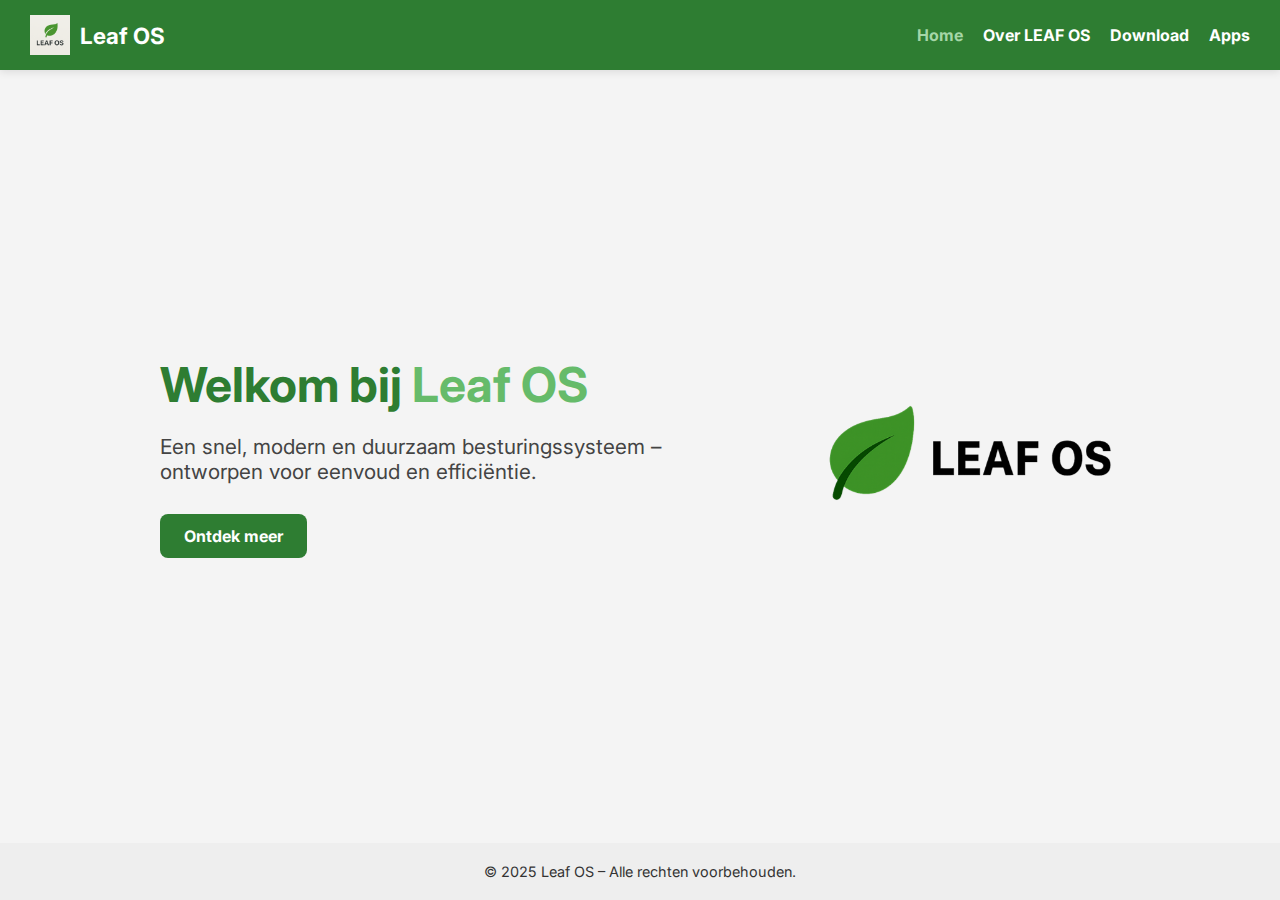
<file: index.html>
<!DOCTYPE html>
<html lang="nl">
<head>
    <link rel="icon" href="favicon.ico" type="image/x-icon">
  <meta charset="UTF-8" />
  <meta name="viewport" content="width=device-width, initial-scale=1" />
  <title>Leaf OS - Home</title>
  <link href="https://fonts.googleapis.com/css2?family=Inter:wght@400;700&display=swap" rel="stylesheet">
  <link rel="stylesheet" href="style.css" />
</head>
<body>
  <header>
    <div class="logo">
      <img src="Logo.png" alt="Leaf OS logo">
      <span>Leaf OS</span>
    </div>
    <nav>
      <ul>
        <li><a href="index.html" class="active">Home</a></li>
        <li><a href="over.html">Over LEAF OS</a></li>
        <li><a href="download.html">Download</a></li>
        <li><a href="apps.html">Apps</a></li>
      </ul>
    </nav>
  </header>

<main class="home-hero">
  <div class="hero-text">
    <h1>Welkom bij <span class="leaf-name">Leaf OS</span></h1>
    <p>Een snel, modern en duurzaam besturingssysteem – ontworpen voor eenvoud en efficiëntie.</p>
    <a href="over.html" class="cta-btn">Ontdek meer</a>
  </div>
  <div class="hero-image">
    <img src="images/logo 2.png" alt="Leaf OS logo">
  </div>
</main>

  <footer>
    &copy; 2025 Leaf OS – Alle rechten voorbehouden.
  </footer>
</body>
</html>
</file>
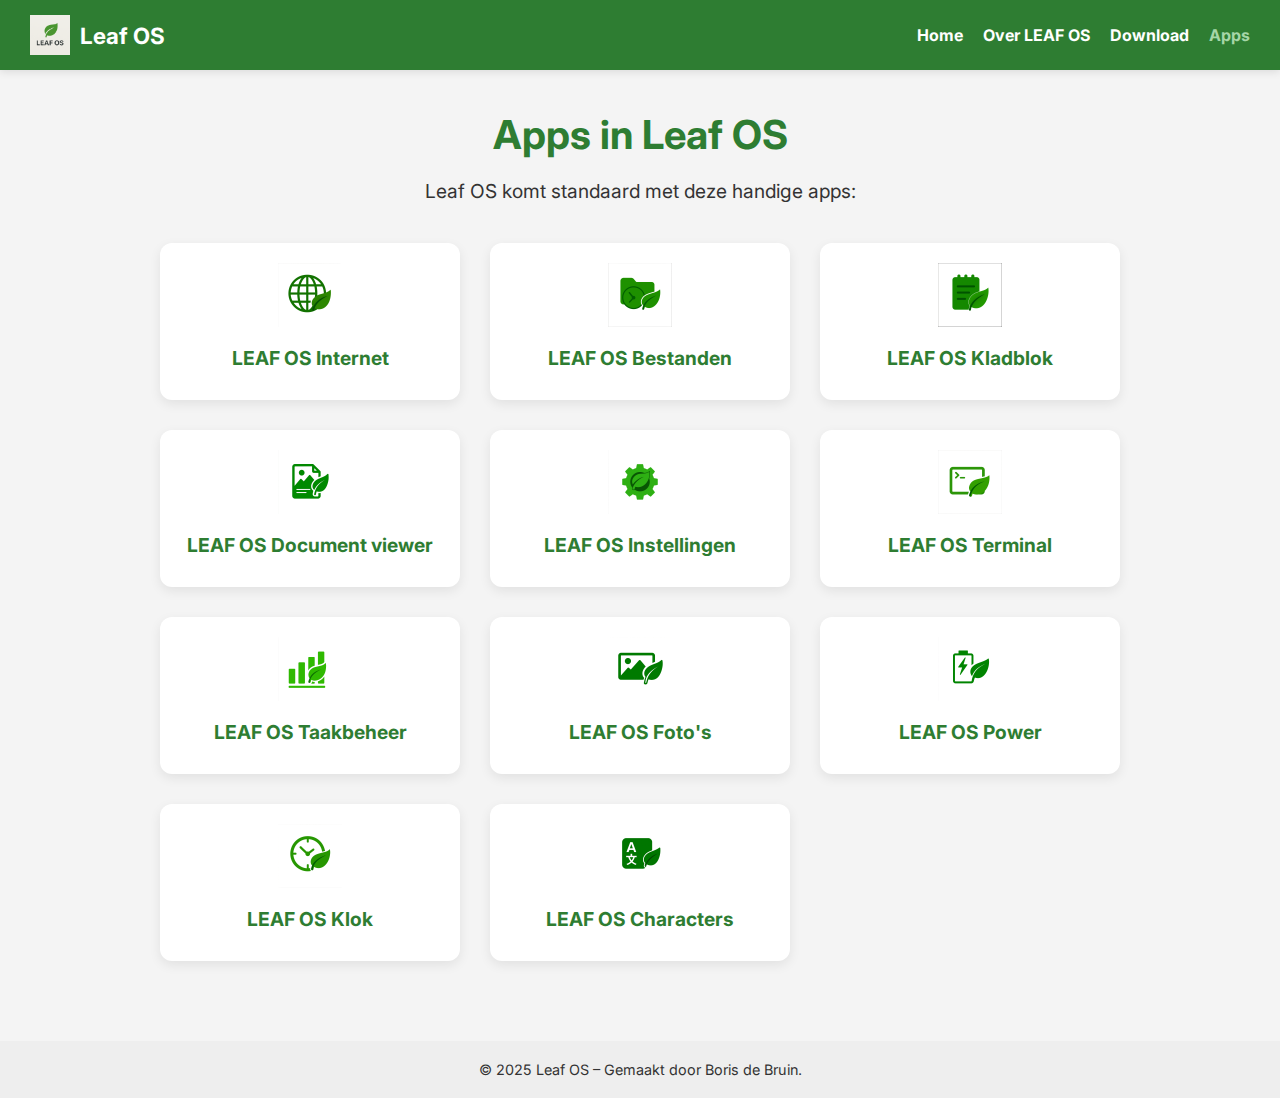
<file: apps.html>
<!DOCTYPE html>
<html lang="nl">
<head>
    <link rel="icon" href="favicon.ico" type="image/x-icon">
  <meta charset="UTF-8" />
  <meta name="viewport" content="width=device-width, initial-scale=1" />
  <title>Apps in Leaf OS</title>
  <link href="https://fonts.googleapis.com/css2?family=Inter:wght@400;700&display=swap" rel="stylesheet" />
  <link rel="stylesheet" href="style.css" />
</head>
<body>
  <header>
    <div class="logo">
      <img src="Logo.png" alt="Leaf OS logo" />
      <span>Leaf OS</span>
    </div>
    <nav>
      <ul>
        <li><a href="index.html">Home</a></li>
        <li><a href="over.html">Over LEAF OS</a></li>
        <li><a href="download.html">Download</a></li>
        <li><a href="apps.html" class="active">Apps</a></li>
      </ul>
    </nav>
  </header>

  <main>
    <h1>Apps in Leaf OS</h1>
    <p>Leaf OS komt standaard met deze handige apps:</p>

    <div class="app-grid">
      <div class="app-card">
        <img src="images/browser.png" alt="Leaf Web" />
        <h3>LEAF OS Internet</h3>
      </div>
      <div class="app-card">
        <img src="images/files.png" alt="Bestanden" />
        <h3>LEAF OS Bestanden</h3>
      </div>
      <div class="app-card">
        <img src="images/Kladblok.png" alt="Leaf Code" />
        <h3>LEAF OS Kladblok</h3>
      </div>
      <div class="app-card">
        <img src="images/Document vieuwer.png" alt="Muziekspeler" />
        <h3>LEAF OS Document viewer</h3>
      </div>
      <div class="app-card">
        <img src="images/Instellingen.png" alt="Instellingen" />
        <h3>LEAF OS Instellingen</h3>
      </div>
      <div class="app-card">
        <img src="images/terminal.png" alt="Terminal" />
        <h3>LEAF OS Terminal</h3>
      </div>
        <div class="app-card">
        <img src="images/Taakbeheer.png" alt="Terminal" />
        <h3>LEAF OS Taakbeheer</h3>
      </div>
        <div class="app-card">
        <img src="images/Image vieuwer.png" alt="Terminal" />
        <h3>LEAF OS Foto's</h3>
      </div>
        <div class="app-card">
        <img src="images/Power.png" alt="Terminal" />
        <h3>LEAF OS Power</h3>
      </div>
        <div class="app-card">
        <img src="images/Clocks.png" alt="Terminal" />
        <h3>LEAF OS Klok</h3>
      </div>
        <div class="app-card">
        <img src="images/Characters.png" alt="Terminal" />
        <h3>LEAF OS Characters</h3>
      </div>
    </div>
  </main>

  <footer>
    &copy; 2025 Leaf OS – Gemaakt door Boris de Bruin.
  </footer>
</body>
</html>
</file>
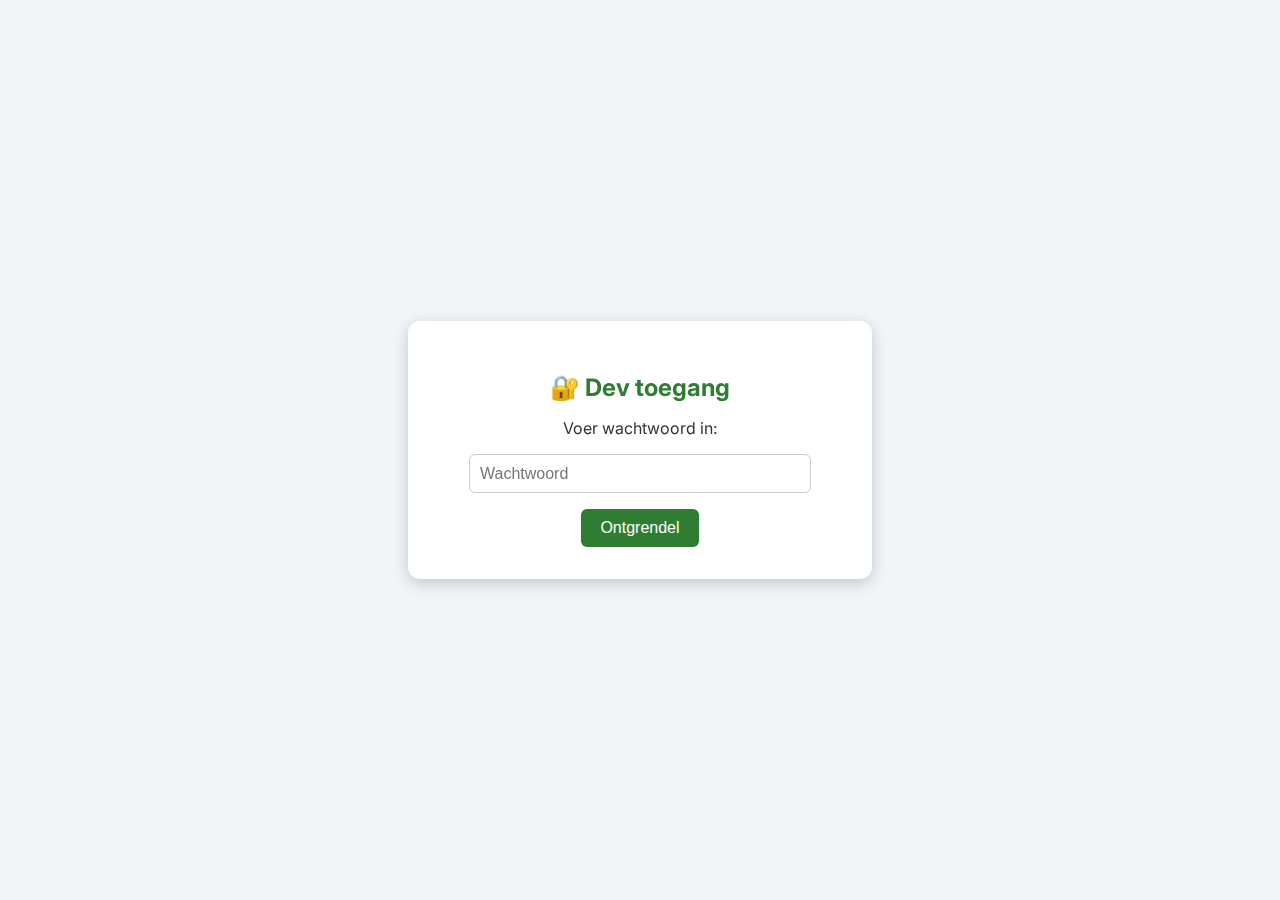
<file: dev.html>
<!DOCTYPE html>
<html lang="nl">
<head>
    <meta charset="UTF-8">
    <meta name="viewport" content="width=device-width, initial-scale=1.0">
    <title>Leaf OS Dev Downloads</title>
    <link href="https://fonts.googleapis.com/css2?family=Inter:wght@400;700&display=swap" rel="stylesheet">
    <style>
        :root {
            --leaf-green: #2e7d32;
            --leaf-light: #f0f4f8;
            --leaf-dark: #1b5e20;
            --text-color: #333;
        }

        body {
            margin: 0;
            font-family: 'Inter', sans-serif;
            background-color: var(--leaf-light);
            color: var(--text-color);
        }

        #login-overlay {
            position: fixed;
            top: 0; left: 0;
            width: 100%; height: 100%;
            background-color: rgba(240, 244, 248, 0.95);
            display: flex;
            justify-content: center;
            align-items: center;
            z-index: 1000;
        }

        .login-box {
            background-color: white;
            padding: 2rem;
            border-radius: 12px;
            box-shadow: 0 4px 16px rgba(0,0,0,0.2);
            text-align: center;
            width: 100%;
            max-width: 400px;
        }

        .login-box h2 {
            margin-bottom: 1rem;
            color: var(--leaf-green);
        }

        .login-box input {
            padding: 0.6rem;
            width: 80%;
            font-size: 1rem;
            margin-bottom: 1rem;
            border: 1px solid #ccc;
            border-radius: 6px;
        }

        .login-box button {
            padding: 0.6rem 1.2rem;
            font-size: 1rem;
            background-color: var(--leaf-green);
            color: white;
            border: none;
            border-radius: 6px;
            cursor: pointer;
        }

        .login-box button:hover {
            background-color: var(--leaf-dark);
        }

        #downloads {
            display: none;
            padding: 3rem 2rem;
            max-width: 800px;
            margin: auto;
        }

        #downloads h1 {
            color: var(--leaf-green);
            margin-bottom: 2rem;
        }

        .download-item {
            background: white;
            padding: 1rem 1.5rem;
            margin-bottom: 1rem;
            border-radius: 8px;
            box-shadow: 0 2px 8px rgba(0,0,0,0.05);
            display: flex;
            justify-content: space-between;
            align-items: center;
        }

        .download-item a {
            text-decoration: none;
            color: var(--leaf-green);
            font-weight: bold;
        }

        .download-item a:hover {
            text-decoration: underline;
        }
    </style>
</head>
<body>

    <div id="login-overlay">
        <div class="login-box">
            <h2>🔐 Dev toegang</h2>
            <p>Voer wachtwoord in:</p>
            <input type="password" id="dev-pass" placeholder="Wachtwoord">
            <br>
            <button onclick="verify()">Ontgrendel</button>
        </div>
    </div>

    <div id="downloads">
        <h1>Leaf OS Dev Portaal</h1>
        <div class="download-item">
            <span>⬇ Leaf OS v1.0 ISO</span>
            <a href="downloads/leafos-v1.iso">Download</a>
        </div>

        <div class="download-item">
            <span>💻 Leaf OS Preview</span>
            <a href="downloads/LEAFOS-Preview.zip">Download</a>
        </div>

        <div class="download-item">
            <span>🧪 Leaf OS Demo</span>
            <a href="downloads/LEAFOS-Demo.zip">Download</a>
        </div>

        <div class="download-item">
            <span>🖼 Wallpapers</span>
            <a href="downloads/wallpapers.zip">Download</a>
        </div>

        <div class="download-item">
            <span>🌿 Logo's & Icons</span>
            <a href="downloads/leafos-logos.zip">Download</a>
        </div>
    </div>

    <script>
        const correctPassword = "LEAFOSiRIS";

        function verify() {
            const input = document.getElementById("dev-pass").value;
            if (input === correctPassword) {
                document.getElementById("login-overlay").style.display = "none";
                document.getElementById("downloads").style.display = "block";
            } else {
                alert("Ongeldig wachtwoord.");
            }
        }
    </script>
</body>
</html>
</file>
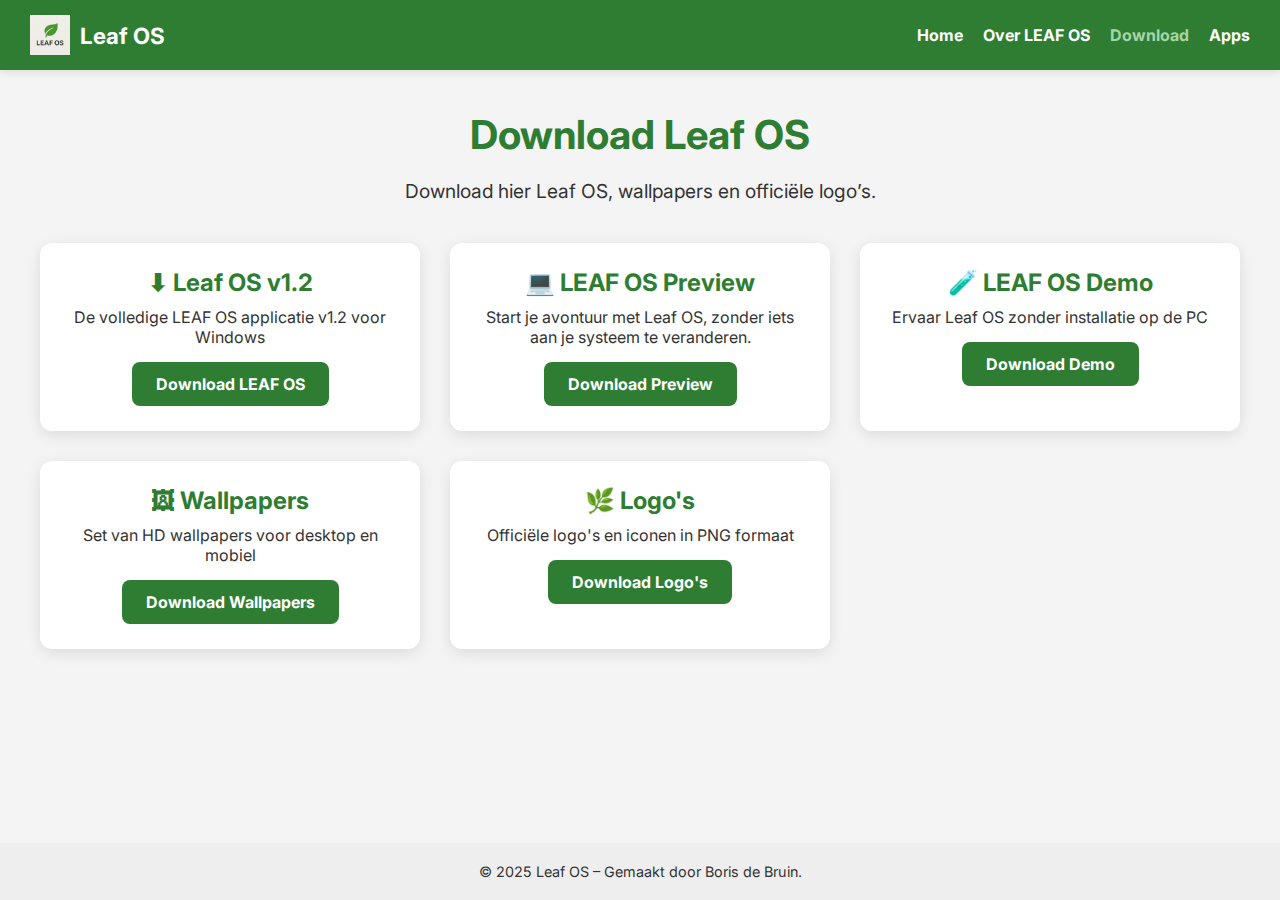
<file: download.html>
<!DOCTYPE html>
<html lang="nl">

<head>
    <link rel="icon" href="favicon.ico" type="image/x-icon">
    <meta charset="UTF-8" />
    <meta name="viewport" content="width=device-width, initial-scale=1" />
    <title>Download Leaf OS</title>
    <link href="https://fonts.googleapis.com/css2?family=Inter:wght@400;700&display=swap" rel="stylesheet">
    <link rel="stylesheet" href="style.css" />
    <style>
        /* Lightbox specifieke stijlen - Zorgt ervoor dat de lightbox in het midden staat */
        .lightbox-overlay {
            display: none; /* Standaard verborgen */
            position: fixed; /* Cruciaal: positioneert t.o.v. de viewport */
            top: 0; /* Zorgt dat het bovenaan de viewport begint */
            left: 0; /* Zorgt dat het links van de viewport begint */
            width: 100%; /* Zorgt dat het de hele breedte van de viewport beslaat */
            height: 100%; /* Zorgt dat het de hele hoogte van de viewport beslaat */
            background-color: rgba(0, 0, 0, 0.6); /* Semi-transparante zwarte achtergrond */
            display: flex; /* Maakt van de overlay een flex-container */
            align-items: center; /* Centreert de inhoud verticaal */
            justify-content: center; /* Centreert de inhoud horizontaal */
            z-index: 1000; /* Zorgt dat het bovenop andere elementen ligt */
            opacity: 0; /* Start onzichtbaar voor de overgang */
            transition: opacity 0.3s ease-in-out;
        }

        .lightbox-overlay.active {
            opacity: 1;
        }

        .lightbox-content {
            background-color: #ffffff;
            padding: 2.5rem;
            border-radius: 12px;
            box-shadow: 0 10px 30px rgba(0, 0, 0, 0.25);
            max-width: 450px;
            width: 90%;
            position: relative;
            text-align: center;
            transform: translateY(-20px) scale(0.95); /* Start iets verschoven en kleiner */
            opacity: 0; /* Start onzichtbaar */
            transition: transform 0.3s ease-in-out, opacity 0.3s ease-in-out;
        }

        .lightbox-overlay.active .lightbox-content {
            transform: translateY(0) scale(1); /* Animeer naar het midden en volledige grootte */
            opacity: 1;
        }

        .lightbox-content h3 {
            font-size: 2.2rem;
            color: #2c3e50;
            margin-bottom: 1.5rem;
        }

        .lightbox-content .version-buttons {
            display: flex;
            flex-direction: column;
            gap: 1rem;
            margin-top: 1.5rem;
        }

        .lightbox-content .version-buttons a {
            background-color: #4CAF50;
            color: white;
            padding: 1rem 1.5rem;
            border-radius: 8px;
            text-decoration: none;
            font-size: 1.2rem;
            font-weight: 600;
            transition: background-color 0.2s ease-in-out, transform 0.1s ease-in-out;
            box-shadow: 0 4px 8px rgba(0,0,0,0.1);
        }

        .lightbox-content .version-buttons a:hover {
            background-color: #45a049;
            transform: translateY(-2px);
        }

        .lightbox-close-btn {
            position: absolute;
            top: 1rem;
            right: 1rem;
            background: none;
            border: none;
            font-size: 1.8rem;
            cursor: pointer;
            color: #888;
            transition: color 0.2s ease-in-out;
        }

        .lightbox-close-btn:hover {
            color: #333;
        }

        /* Responsive aanpassingen voor de lightbox */
        @media (max-width: 768px) {
            .lightbox-content {
                padding: 1.5rem;
            }
            .lightbox-content h3 {
                font-size: 1.8rem;
            }
        }
    </style>
</head>
<!-- Google tag (gtag.js) -->
<script async src="https://www.googletagmanager.com/gtag/js?id=G-XTJ6WJKG5V"></script>
<script>
    window.dataLayer = window.dataLayer || [];
    function gtag(){dataLayer.push(arguments);}
    gtag('js', new Date());

    gtag('config', 'G-XTJ6WJKG5V');
</script>
<body>
    <header>
        <div class="logo">
            <img src="Logo.png" alt="Leaf OS logo">
            <span>Leaf OS</span>
        </div>
        <nav>
            <ul>
                <li><a href="index.html">Home</a></li>
                <li><a href="over.html">Over LEAF OS</a></li>
                <li><a href="download.html" class="active">Download</a></li>
                <li><a href="apps.html">Apps</a></li>
            </ul>
        </nav>
    </header>

    <main>
        <h1>Download Leaf OS</h1>
        <p>Download hier Leaf OS, wallpapers en officiële logo’s.</p>

        <div class="download-section">
            <div class="card">
                <h2>⬇ Leaf OS v1.2</h2>
                <p>De volledige LEAF OS applicatie v1.2 voor Windows</p>
                <!-- Deze knop opent nu de lightbox -->
                <a class="download-btn" id="open-lightbox-btn" href="#">Download LEAF OS</a>
            </div>
            
            <div class="card">
                <h2>💻 LEAF OS Preview</h2>
                <p>Start je avontuur met Leaf OS, zonder iets aan je systeem te veranderen.</p>
                <a class="download-btn" href="downloads/LEAFOS-Preview.zip" download>Download Preview</a>
            </div>

            <div class="card">
                <h2>🧪 LEAF OS Demo</h2>
                <p>Ervaar Leaf OS zonder installatie op de PC</p>
                <a class="download-btn" href="downloads/LEAFOS-Demo.zip" onclick="openDemoInfo(event)">Download Demo</a>
            </div>

            <div class="card">
                <h2>🖼 Wallpapers</h2>
                <p>Set van HD wallpapers voor desktop en mobiel</p>
                <a class="download-btn" href="downloads/wallpapers.zip" download>Download Wallpapers</a>
            </div>

            <div class="card">
                <h2>🌿 Logo's</h2>
                <p>Officiële logo's en iconen in PNG formaat</p>
                <a class="download-btn" href="downloads/leafos-logos.zip" download>Download Logo's</a>
            </div>
        </div>

        <!-- BAM! Uitleg komt meteen in beeld -->
        <div id="demo-info" style="display: none; text-align: center; margin: 4rem auto; max-width: 600px; background-color: #f0f4f8; padding: 2rem; border-radius: 8px; box-shadow: 0 4px 12px rgba(0,0,0,0.1);">
            <h3>LEAF OS Demo – Uitleg</h3>
            <p>Bedankt voor het downloaden van de demo! 🎉</p>
            <ul style="text-align: left;">
                <li>Pak het ZIP-bestand uit op je computer</li>
                <li>Open het bestand <strong>LEAF OS Demo.html</strong> in je browser</li>
                <li>De demo heeft geen tijdslimiet – gebruik hem zolang je wilt!</li>
            </ul>
        </div>
    </main>

    <footer>
        &copy; 2025 Leaf OS – Gemaakt door Boris de Bruin.
    </footer>

    <div id="toast">Leaf OS is nog niet beschikbaar voor download.</div>

    <!-- Lightbox HTML Structuur -->
    <div id="download-lightbox-overlay" class="lightbox-overlay">
        <div id="download-lightbox" class="lightbox-content">
            <button class="lightbox-close-btn" id="close-lightbox-btn">&times;</button>
            <h3>Kies je Leaf OS versie</h3>
            <div class="version-buttons">
                <a href="downloads/LEAF OS V1.2.zip" download>Download v1.2 (Alleen Windows)</a>
                <a href="downloads/LEAF OS V1.1.zip" download>Download v1.1</a>
            </div>
        </div>
    </div>

    <script>
        function showToast() {
            const toast = document.getElementById('toast');
            toast.classList.add('show');
            setTimeout(() => {
                toast.classList.remove('show');
            }, 4000);
        }

        function openDemoInfo(event) {
            event.preventDefault();
            document.getElementById('demo-info').style.display = 'block';
            window.location.href = 'downloads/LEAFOS-Demo.zip';
        }

        // Lightbox JavaScript functionaliteit
        const openLightboxBtn = document.getElementById('open-lightbox-btn');
        const closeLightboxBtn = document.getElementById('close-lightbox-btn');
        const lightboxOverlay = document.getElementById('download-lightbox-overlay');
        const lightboxContent = document.getElementById('download-lightbox');

        function openLightbox(event) {
            event.preventDefault(); // Voorkomt standaard linkgedrag
            lightboxOverlay.style.display = 'flex'; // Maakt het zichtbaar
            // Voeg 'active' class toe na een kleine vertraging om de display-wijziging te laten registreren
            setTimeout(() => {
                lightboxOverlay.classList.add('active');
            }, 10); 
        }

        function closeLightbox() {
            lightboxOverlay.classList.remove('active'); // Start fade-out animatie
            // Verberg na voltooiing van de overgang
            setTimeout(() => {
                lightboxOverlay.style.display = 'none';
            }, 300); // Zorg dat deze duur overeenkomt met de CSS overgangsduur
        }

        // Event Listeners voor Lightbox
        openLightboxBtn.addEventListener('click', openLightbox);
        closeLightboxBtn.addEventListener('click', closeLightbox);

        // Sluit lightbox wanneer er buiten de inhoud wordt geklikt
        lightboxOverlay.addEventListener('click', (event) => {
            if (event.target === lightboxOverlay) {
                closeLightbox();
            }
        });

        // Sluit lightbox met de Escape-toets
        document.addEventListener('keydown', (event) => {
            if (event.key === 'Escape' && lightboxOverlay.classList.contains('active')) {
                closeLightbox();
            }
        });

    </script>
</body>

</html>
</file>
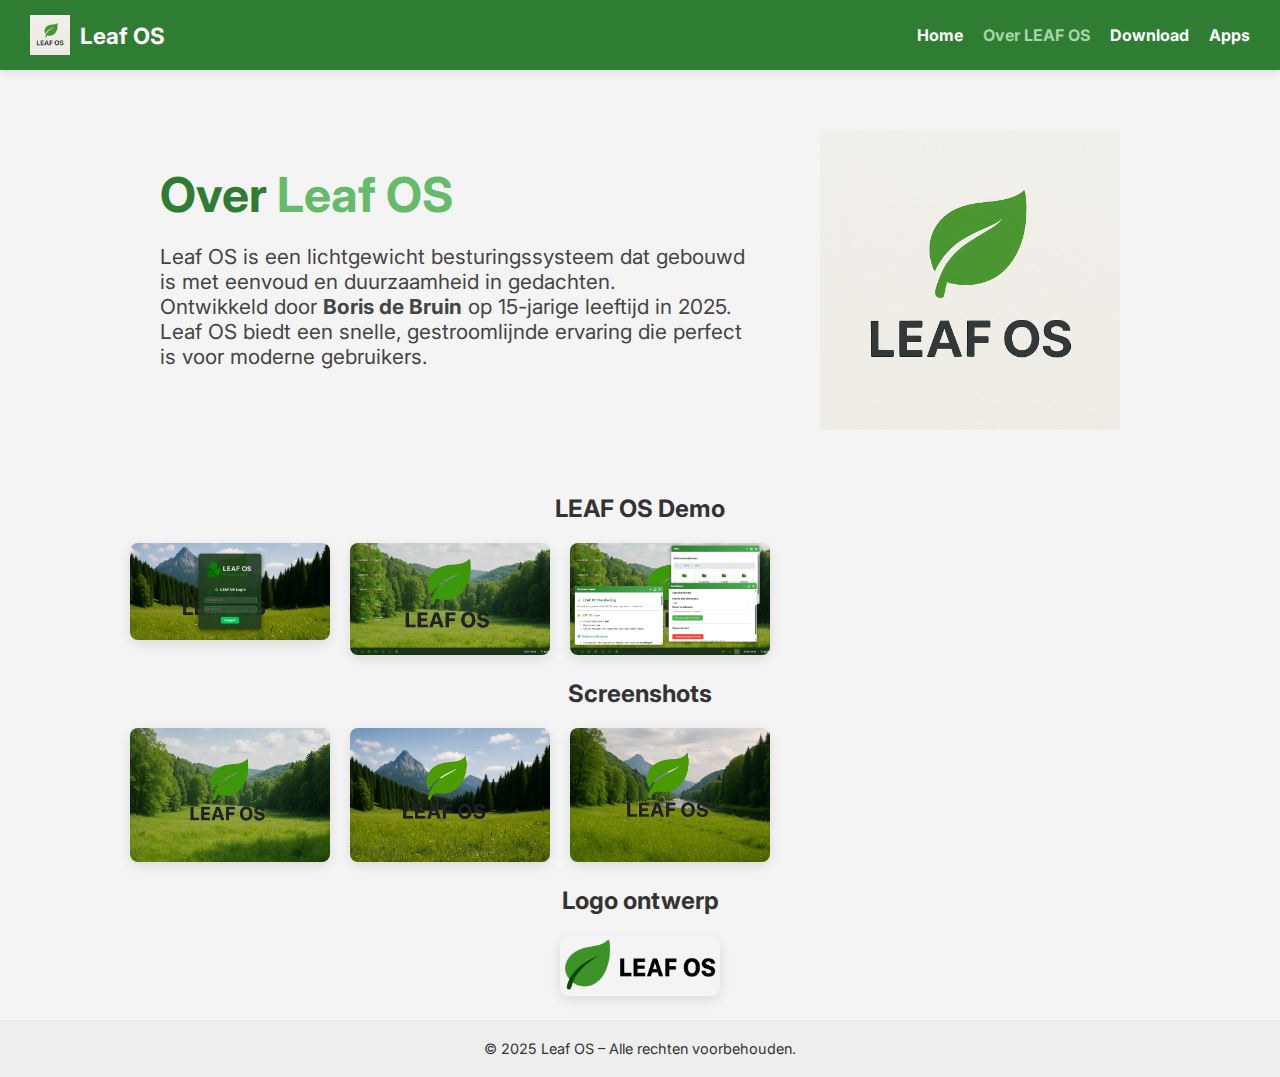
<file: over.html>
<!DOCTYPE html>
<html lang="nl">
<head>
  <link rel="icon" href="favicon.ico" type="image/x-icon">
  <meta charset="UTF-8" />
  <meta name="viewport" content="width=device-width, initial-scale=1" />
  <title>Leaf OS - Over</title>
  <link href="https://fonts.googleapis.com/css2?family=Inter:wght@400;700&display=swap" rel="stylesheet">
  <link rel="stylesheet" href="style.css" />
  <style>
    /* Lightbox styling in Leaf OS stijl */
    .lightbox-overlay {
      position: fixed;
      inset: 0;
      background: rgba(0, 0, 0, 0.85);
      backdrop-filter: blur(4px);
      display: flex;
      justify-content: center;
      align-items: center;
      z-index: 1000;
      animation: fadeIn 0.4s ease-in-out;
    }

    @keyframes fadeIn {
      from { opacity: 0; }
      to { opacity: 1; }
    }

    .lightbox-overlay img {
      max-width: 90%;
      max-height: 85vh;
      box-shadow: 0 0 40px rgba(255,255,255,0.3);
      border-radius: 12px;
      transition: transform 0.3s ease;
    }

    .lightbox-overlay .close-btn {
      position: absolute;
      top: 20px;
      right: 30px;
      font-size: 2rem;
      color: #fff;
      cursor: pointer;
      font-family: Inter, sans-serif;
    }

    @media (max-width: 600px) {
      .lightbox-overlay img {
        max-width: 95%;
        max-height: 70vh;
      }
      .lightbox-overlay .close-btn {
        top: 10px;
        right: 15px;
        font-size: 1.5rem;
      }
    }

    h2 {
      text-align: center;
    }

    .gallery,
    .logo-display {
      display: flex;
      justify-content: center;
      gap: 20px;
      flex-wrap: wrap;
      margin: 20px 0;
    }

    .gallery img,
    .logo-display img {
      max-width: 200px;
      cursor: pointer;
      border-radius: 8px;
      transition: transform 0.2s;
    }

    .gallery img:hover,
    .logo-display img:hover {
      transform: scale(1.05);
    }
  </style>
</head>
<body>
  <header>
    <div class="logo">
      <img src="Logo.png" alt="Leaf OS logo">
      <span>Leaf OS</span>
    </div>
    <nav>
      <ul>
        <li><a href="index.html">Home</a></li>
        <li><a href="over.html" class="active">Over LEAF OS</a></li>
        <li><a href="download.html">Download</a></li>
        <li><a href="apps.html">Apps</a></li>
      </ul>
    </nav>
  </header>

  <main class="home-hero">
    <div class="hero-text">
      <h1>Over <span class="leaf-name">Leaf OS</span></h1>
      <p>
        Leaf OS is een lichtgewicht besturingssysteem dat gebouwd is met eenvoud en duurzaamheid in gedachten.<br>
        Ontwikkeld door <strong>Boris de Bruin</strong> op 15-jarige leeftijd in 2025.
        Leaf OS biedt een snelle,
        gestroomlijnde ervaring die perfect is voor moderne gebruikers.
      </p>
    </div>
    <div class="hero-image">
      <img src="images/Logo.png" alt="Leaf OS logo">
    </div>
  </main>

  <section class="content-section">
    <h2>LEAF OS Demo</h2>
    <div class="gallery">
      <a href="images/Demo 1.png" class="lightbox-link"><img src="images/Demo 1.png" alt="Demo 1" /></a>
      <a href="images/Demo 2.png" class="lightbox-link"><img src="images/Demo 2.png" alt="Demo 2" /></a>
      <a href="images/Demo 3.png" class="lightbox-link"><img src="images/Demo 3.png" alt="Demo 3" /></a>
    </div>

    <h2>Screenshots</h2>
    <div class="gallery">
      <a href="images/Bureaublad 1.png" class="lightbox-link"><img src="images/Bureaublad 1.png" alt="Bureaublad 1" /></a>
      <a href="images/Bureaublad 2.png" class="lightbox-link"><img src="images/Bureaublad 2.png" alt="Bureaublad 2" /></a>
      <a href="images/Bureaublad 3.png" class="lightbox-link"><img src="images/Bureaublad 3.png" alt="Bureaublad 3" /></a>
    </div>

    <h2>Logo ontwerp</h2>
    <div class="logo-display">
      <a href="images/logo 2.png" class="lightbox-link"><img src="images/logo 2.png" alt="Leaf OS alternatief logo" /></a>
    </div>
  </section>

  <footer>
    &copy; 2025 Leaf OS – Alle rechten voorbehouden.
  </footer>

  <script>
    document.querySelectorAll('.lightbox-link').forEach(link => {
      link.addEventListener('click', function (e) {
        e.preventDefault();
        const src = this.getAttribute('href');

        const overlay = document.createElement('div');
        overlay.classList.add('lightbox-overlay');
        overlay.innerHTML = `
          <span class="close-btn" onclick="this.parentElement.remove()">×</span>
          <img src="${src}" alt="Leaf OS afbeelding">
        `;

        // Sluit bij klik buiten afbeelding
        overlay.addEventListener('click', function(e) {
          if (e.target === overlay) overlay.remove();
        });

        document.body.appendChild(overlay);
      });
    });
  </script>
</body>
</html>
</file>
<file: style.css>
* {
  margin: 0;
  padding: 0;
  box-sizing: border-box;
}
body {
  font-family: 'Inter', sans-serif;
  background-color: #f4f4f4;
  color: #333;
  display: flex;
  flex-direction: column;
  min-height: 100vh;
}
header {
  background-color: #2e7d32;
  color: white;
  padding: 15px 30px;
  display: flex;
  justify-content: space-between;
  align-items: center;
  box-shadow: 0 2px 8px rgba(0,0,0,0.1);
  animation: slideDown 0.6s ease-out;
}
@keyframes slideDown {
  from { transform: translateY(-100%); opacity: 0; }
  to { transform: translateY(0); opacity: 1; }
}
.logo {
  display: flex;
  align-items: center;
}
.logo img {
  height: 40px;
  margin-right: 10px;
}
.logo span {
  font-size: 1.4rem;
  font-weight: bold;
}
nav ul {
  list-style: none;
  display: flex;
  gap: 20px;
}
nav a {
  text-decoration: none;
  color: white;
  font-weight: bold;
  transition: color 0.3s ease;
}
nav a:hover,
nav a.active {
  color: #a5d6a7;
}
main {
  flex: 1;
  padding: 40px 20px;
  text-align: center;
}
main h1 {
  font-size: 2.5rem;
  color: #2e7d32;
  margin-bottom: 20px;
}
main p {
  font-size: 1.2rem;
  max-width: 700px;
  margin: 0 auto 30px auto;
}
.download-btn {
  display: inline-block;
  background-color: #2e7d32;
  color: white;
  padding: 12px 24px;
  text-decoration: none;
  border-radius: 8px;
  font-weight: bold;
  transition: background-color 0.3s ease;
}
.download-btn:hover {
  background-color: #1b5e20;
}
footer {
  text-align: center;
  padding: 20px;
  background-color: #eee;
  font-size: 0.9rem;
}

.download-section {
  display: grid;
  grid-template-columns: repeat(auto-fit, minmax(280px, 1fr));
  gap: 30px;
  margin-top: 40px;
  padding: 0 20px;
}
.card {
  background-color: white;
  padding: 25px;
  border-radius: 12px;
  box-shadow: 0 4px 15px rgba(0, 0, 0, 0.1);
  transition: transform 0.3s ease;
}
.card:hover {
  transform: translateY(-5px);
}
.card h2 {
  font-size: 1.5rem;
  color: #2e7d32;
  margin-bottom: 10px;
}
.card p {
  font-size: 1rem;
  margin-bottom: 15px;
}
#toast {
  visibility: hidden;
  min-width: 300px;
  background-color: #323232;
  color: #fff;
  text-align: left;
  border-radius: 8px;
  padding: 16px 20px;
  position: fixed;
  z-index: 999;
  right: 20px;
  bottom: 20px;
  font-size: 1rem;
  box-shadow: 0 4px 12px rgba(0, 0, 0, 0.2);
  opacity: 0;
  transform: translateY(30px);
  transition: opacity 0.5s ease, transform 0.5s ease;
}

#toast.show {
  visibility: visible;
  opacity: 1;
  transform: translateY(0);
}
.features {
  list-style: none;
  text-align: left;
  max-width: 700px;
  margin: 20px auto 40px auto;
  font-size: 1.1rem;
  padding-left: 0;
}
.features li {
  margin-bottom: 12px;
  padding-left: 20px;
  position: relative;
}
.features li::before {
  content: "✔";
  color: #2e7d32;
  font-weight: bold;
  position: absolute;
  left: 0;
}

.gallery {
  display: grid;
  grid-template-columns: repeat(auto-fit, minmax(240px, 1fr));
  gap: 20px;
  max-width: 900px;
  margin: 0 auto 40px auto;
  padding: 0 20px;
}
.gallery img {
  width: 100%;
  border-radius: 12px;
  box-shadow: 0 4px 12px rgba(0, 0, 0, 0.1);
  transition: transform 0.3s ease;
}
.gallery img:hover {
  transform: scale(1.03);
}

.logo-display {
  text-align: center;
  margin-bottom: 40px;
}
.logo-display img {
  max-width: 300px;
  width: 80%;
  height: auto;
  border-radius: 12px;
  box-shadow: 0 4px 12px rgba(0, 0, 0, 0.1);
}
.home-hero {
  display: flex;
  flex-direction: column;
  align-items: center;
  justify-content: center;
  padding: 60px 20px;
  text-align: center;
  animation: fadeIn 1.2s ease;
}

@media (min-width: 768px) {
  .home-hero {
    flex-direction: row;
    text-align: left;
    gap: 60px;
  }
}

.hero-text {
  max-width: 600px;
  animation: slideInLeft 1s ease;
}

.hero-text h1 {
  font-size: 3rem;
  color: #2e7d32;
  margin-bottom: 20px;
}

.hero-text p {
  font-size: 1.3rem;
  margin-bottom: 30px;
  color: #444;
}

.leaf-name {
  color: #66bb6a;
  font-weight: bold;
}

.cta-btn {
  display: inline-block;
  background-color: #2e7d32;
  color: white;
  padding: 12px 24px;
  border-radius: 8px;
  text-decoration: none;
  font-weight: bold;
  transition: background-color 0.3s ease;
}
.cta-btn:hover {
  background-color: #1b5e20;
}

.hero-image img {
  max-width: 300px;
  width: 100%;
  animation: slideInRight 1s ease;
}

@keyframes fadeIn {
  from { opacity: 0; }
  to { opacity: 1; }
}
@keyframes slideInLeft {
  from { transform: translateX(-50px); opacity: 0; }
  to { transform: translateX(0); opacity: 1; }
}
@keyframes slideInRight {
  from { transform: translateX(50px); opacity: 0; }
  to { transform: translateX(0); opacity: 1; }
}
.app-grid {
  display: grid;
  grid-template-columns: repeat(auto-fit, minmax(220px, 1fr));
  gap: 30px;
  max-width: 1000px;
  margin: 40px auto;
  padding: 0 20px;
}

.app-card {
  background-color: white;
  border-radius: 12px;
  padding: 20px;
  box-shadow: 0 4px 12px rgba(0, 0, 0, 0.08);
  text-align: center;
  transition: transform 0.3s ease;
}

.app-card:hover {
  transform: translateY(-5px);
}

.app-card img {
  width: 64px;
  height: 64px;
  margin-bottom: 15px;
}

.app-card h3 {
  font-size: 1.2rem;
  color: #2e7d32;
  margin-bottom: 10px;
}

.app-card p {
  font-size: 0.95rem;
  color: #555;
}
</file>
